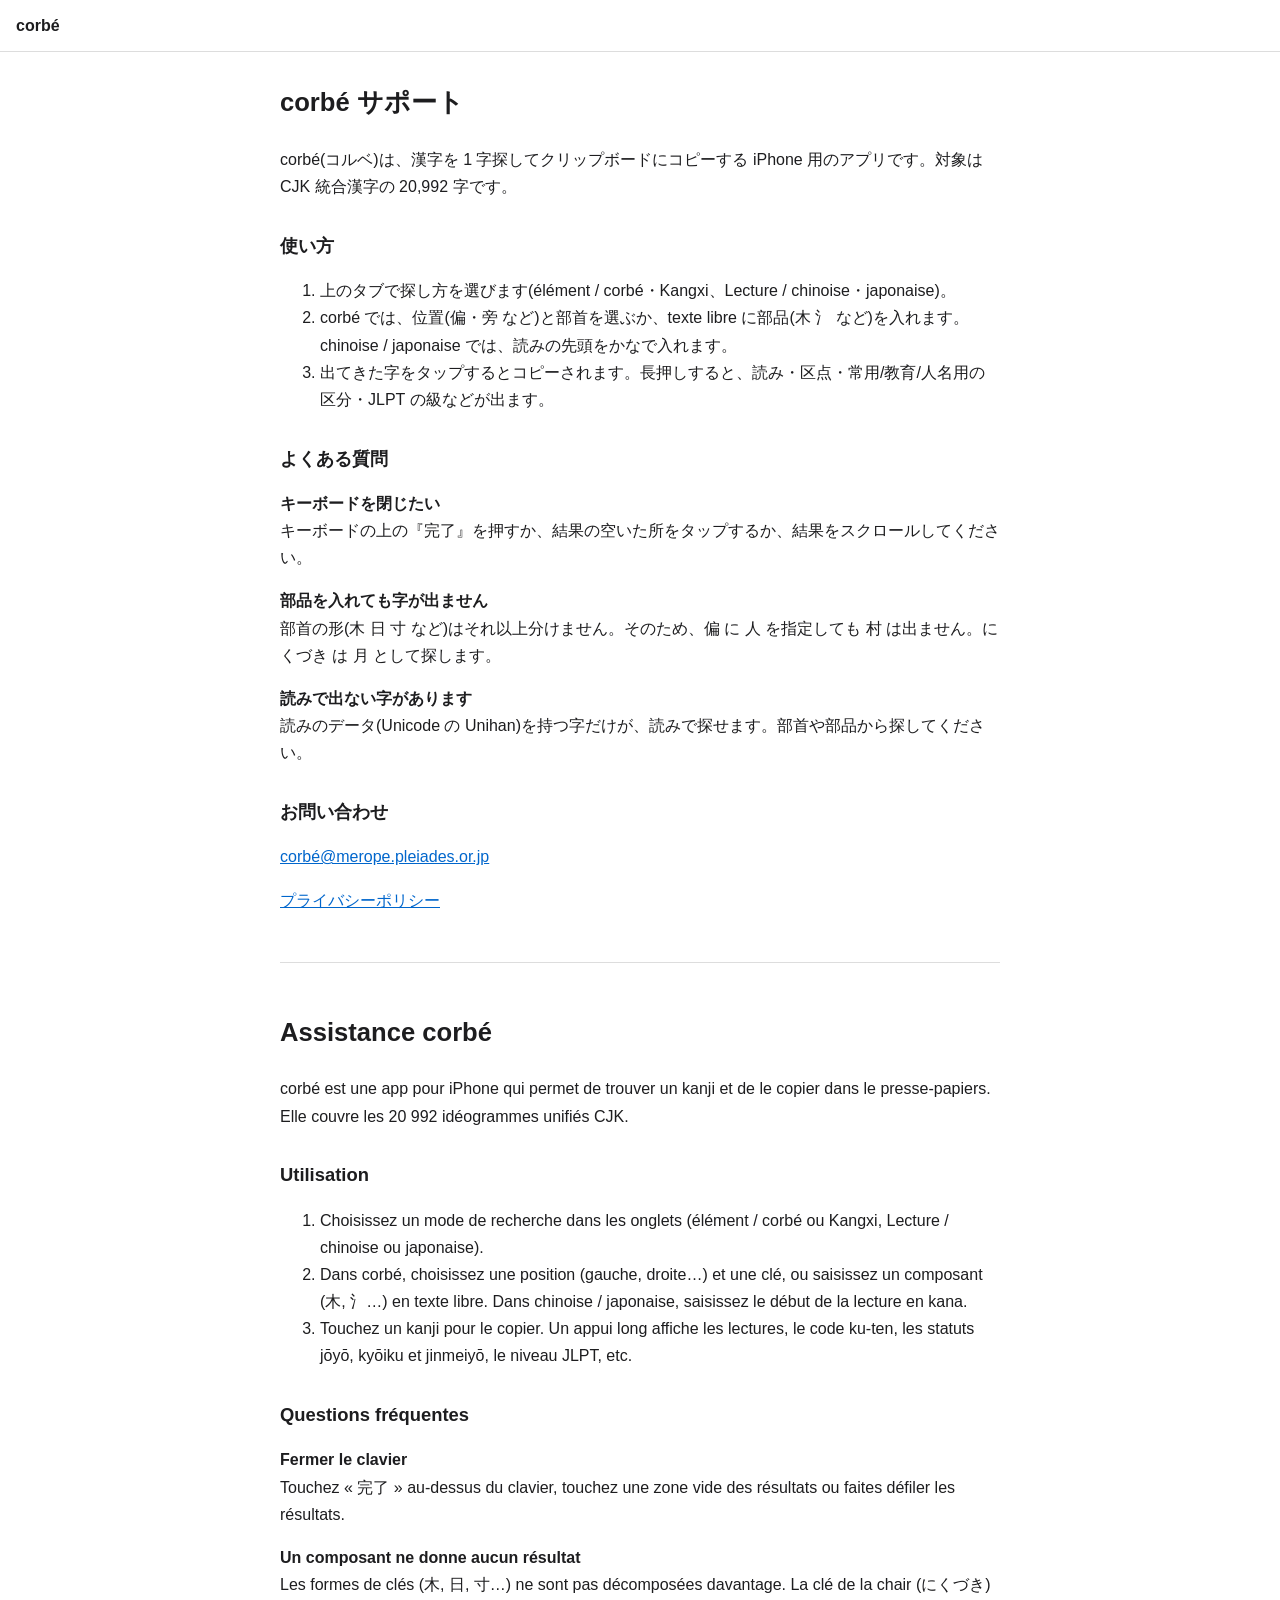
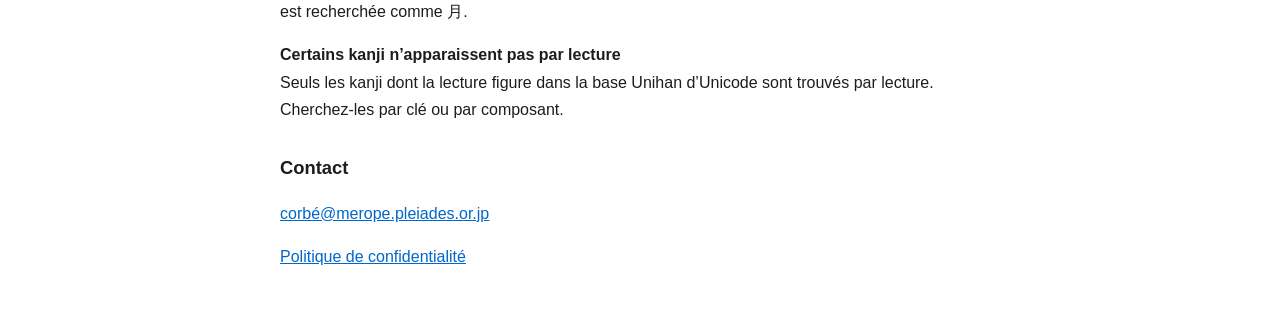
<file: docs/index.html>
<!DOCTYPE html>
<html lang="ja">
<head>
<meta charset="utf-8">
<meta name="viewport" content="width=device-width, initial-scale=1">
<title>corbé — サポート / Assistance</title>
<link rel="stylesheet" href="site.css">
</head>
<body>
<header>corbé</header>
<main>
<section lang="ja">
    <h1>corbé サポート</h1>
    <p>corbé(コルベ)は、漢字を 1 字探してクリップボードにコピーする iPhone 用のアプリです。対象は CJK 統合漢字の 20,992 字です。</p>
    <h2>使い方</h2>
    <ol>
        <li>上のタブで探し方を選びます(élément / corbé・Kangxi、Lecture / chinoise・japonaise)。</li>
        <li>corbé では、位置(偏・旁 など)と部首を選ぶか、texte libre に部品(木 氵 など)を入れます。chinoise / japonaise では、読みの先頭をかなで入れます。</li>
        <li>出てきた字をタップするとコピーされます。長押しすると、読み・区点・常用/教育/人名用の区分・JLPT の級などが出ます。</li>
    </ol>
    <h2>よくある質問</h2>
    <dl>
        <dt>キーボードを閉じたい</dt>
        <dd>キーボードの上の『完了』を押すか、結果の空いた所をタップするか、結果をスクロールしてください。</dd>
        <dt>部品を入れても字が出ません</dt>
        <dd>部首の形(木 日 寸 など)はそれ以上分けません。そのため、偏 に 人 を指定しても 村 は出ません。にくづき は 月 として探します。</dd>
        <dt>読みで出ない字があります</dt>
        <dd>読みのデータ(Unicode の Unihan)を持つ字だけが、読みで探せます。部首や部品から探してください。</dd>
    </dl>
    <h2>お問い合わせ</h2>
    <p><a href="mailto:corbé@merope.pleiades.or.jp">corbé@merope.pleiades.or.jp</a></p>
    <p><a href="privacy.html">プライバシーポリシー</a></p>
</section>
<hr>
<section lang="fr">
    <h1>Assistance corbé</h1>
    <p>corbé est une app pour iPhone qui permet de trouver un kanji et de le copier dans le presse-papiers. Elle couvre les 20 992 idéogrammes unifiés CJK.</p>
    <h2>Utilisation</h2>
    <ol>
        <li>Choisissez un mode de recherche dans les onglets (élément / corbé ou Kangxi, Lecture / chinoise ou japonaise).</li>
        <li>Dans corbé, choisissez une position (gauche, droite…) et une clé, ou saisissez un composant (木, 氵…) en texte libre. Dans chinoise / japonaise, saisissez le début de la lecture en kana.</li>
        <li>Touchez un kanji pour le copier. Un appui long affiche les lectures, le code ku-ten, les statuts jōyō, kyōiku et jinmeiyō, le niveau JLPT, etc.</li>
    </ol>
    <h2>Questions fréquentes</h2>
    <dl>
        <dt>Fermer le clavier</dt>
        <dd>Touchez « 完了 » au-dessus du clavier, touchez une zone vide des résultats ou faites défiler les résultats.</dd>
        <dt>Un composant ne donne aucun résultat</dt>
        <dd>Les formes de clés (木, 日, 寸…) ne sont pas décomposées davantage. La clé de la chair (にくづき) est recherchée comme 月.</dd>
        <dt>Certains kanji n’apparaissent pas par lecture</dt>
        <dd>Seuls les kanji dont la lecture figure dans la base Unihan d’Unicode sont trouvés par lecture. Cherchez-les par clé ou par composant.</dd>
    </dl>
    <h2>Contact</h2>
    <p><a href="mailto:corbé@merope.pleiades.or.jp">corbé@merope.pleiades.or.jp</a></p>
    <p><a href="privacy.html">Politique de confidentialité</a></p>
</section>
</main>
</body>
</html>
</file>
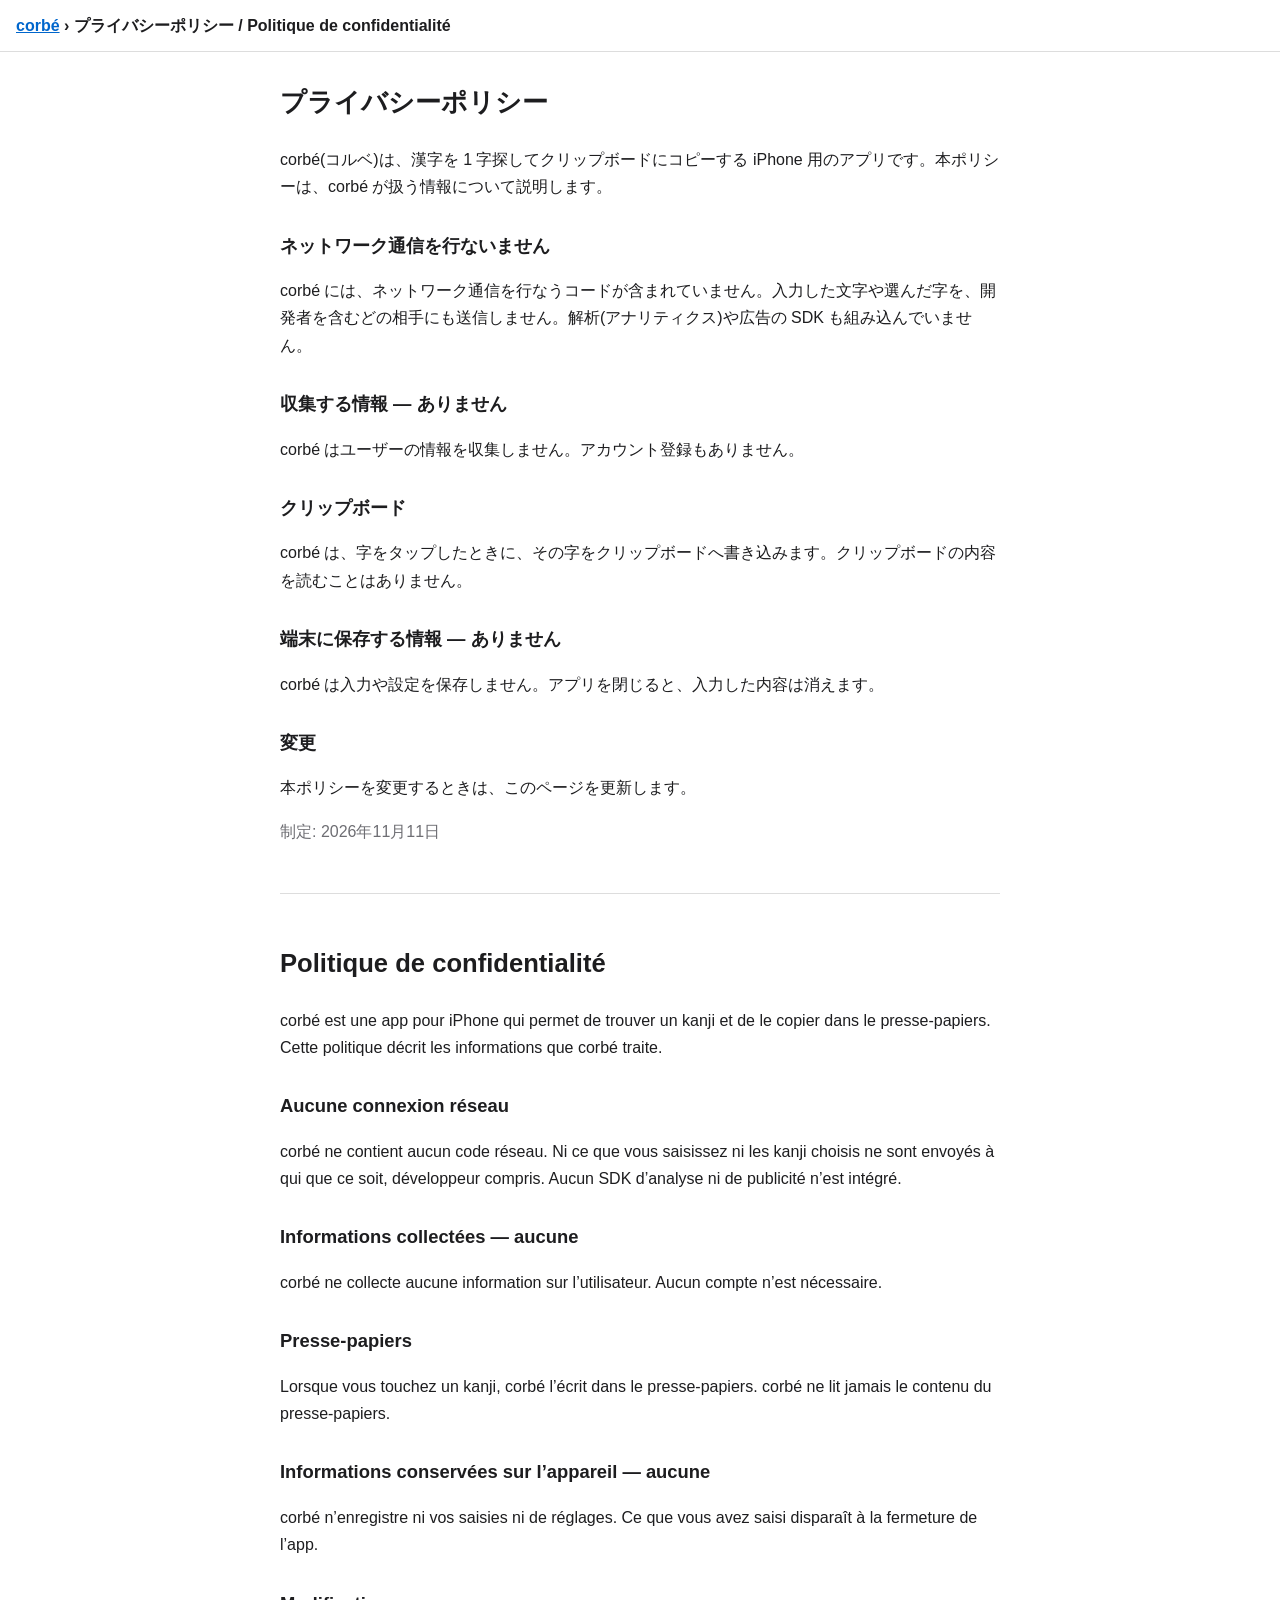
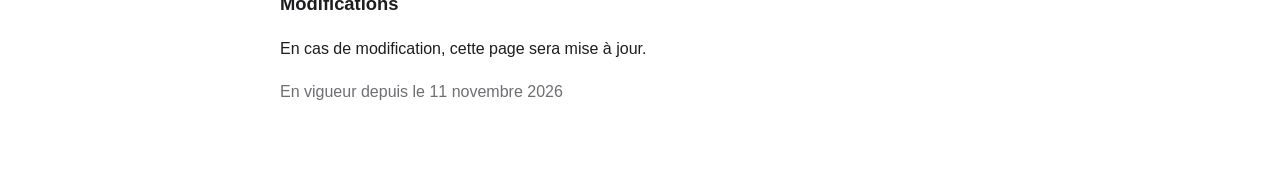
<file: docs/privacy.html>
<!DOCTYPE html>
<html lang="ja">
<head>
<meta charset="utf-8">
<meta name="viewport" content="width=device-width, initial-scale=1">
<title>プライバシーポリシー — corbé</title>
<link rel="stylesheet" href="site.css">
</head>
<body>
<header><a href="index.html">corbé</a> › プライバシーポリシー / Politique de confidentialité</header>
<main>
<section lang="ja">
    <h1>プライバシーポリシー</h1>
    <p>corbé(コルベ)は、漢字を 1 字探してクリップボードにコピーする iPhone 用のアプリです。本ポリシーは、corbé が扱う情報について説明します。</p>
    <h2>ネットワーク通信を行ないません</h2>
    <p>corbé には、ネットワーク通信を行なうコードが含まれていません。入力した文字や選んだ字を、開発者を含むどの相手にも送信しません。解析(アナリティクス)や広告の SDK も組み込んでいません。</p>
    <h2>収集する情報 — ありません</h2>
    <p>corbé はユーザーの情報を収集しません。アカウント登録もありません。</p>
    <h2>クリップボード</h2>
    <p>corbé は、字をタップしたときに、その字をクリップボードへ書き込みます。クリップボードの内容を読むことはありません。</p>
    <h2>端末に保存する情報 — ありません</h2>
    <p>corbé は入力や設定を保存しません。アプリを閉じると、入力した内容は消えます。</p>
    <h2>変更</h2>
    <p>本ポリシーを変更するときは、このページを更新します。</p>
    <p class="date">制定: 2026年11月11日</p>
</section>
<hr>
<section lang="fr">
    <h1>Politique de confidentialité</h1>
    <p>corbé est une app pour iPhone qui permet de trouver un kanji et de le copier dans le presse-papiers. Cette politique décrit les informations que corbé traite.</p>
    <h2>Aucune connexion réseau</h2>
    <p>corbé ne contient aucun code réseau. Ni ce que vous saisissez ni les kanji choisis ne sont envoyés à qui que ce soit, développeur compris. Aucun SDK d’analyse ni de publicité n’est intégré.</p>
    <h2>Informations collectées — aucune</h2>
    <p>corbé ne collecte aucune information sur l’utilisateur. Aucun compte n’est nécessaire.</p>
    <h2>Presse-papiers</h2>
    <p>Lorsque vous touchez un kanji, corbé l’écrit dans le presse-papiers. corbé ne lit jamais le contenu du presse-papiers.</p>
    <h2>Informations conservées sur l’appareil — aucune</h2>
    <p>corbé n’enregistre ni vos saisies ni de réglages. Ce que vous avez saisi disparaît à la fermeture de l’app.</p>
    <h2>Modifications</h2>
    <p>En cas de modification, cette page sera mise à jour.</p>
    <p class="date">En vigueur depuis le 11 novembre 2026</p>
</section>
</main>
</body>
</html>
</file>
<file: docs/site.css>
:root {
    color-scheme: light dark;
    --fg: #1d1d1f;
    --bg: #ffffff;
    --muted: #6e6e73;
    --link: #0066cc;
}
@media (prefers-color-scheme: dark) {
    :root {
        --fg: #f5f5f7;
        --bg: #1c1c1e;
        --muted: #a1a1a6;
        --link: #4da3ff;
    }
}
body {
    margin: 0;
    background: var(--bg);
    color: var(--fg);
    font: 16px/1.7 -apple-system, BlinkMacSystemFont, "Hiragino Sans", sans-serif;
}
header {
    padding: 12px 16px;
    border-bottom: 1px solid color-mix(in srgb, var(--fg) 15%, transparent);
    font-weight: 600;
}
main {
    max-width: 720px;
    margin: 0 auto;
    padding: 8px 16px 48px;
}
a {
    color: var(--link);
}
h1 {
    font-size: 1.6em;
}
h2 {
    font-size: 1.15em;
    margin-top: 1.6em;
}
dt {
    font-weight: 600;
}
dd {
    margin: 0 0 1em;
}
hr {
    margin: 48px 0;
    border: none;
    border-top: 1px solid color-mix(in srgb, var(--fg) 15%, transparent);
}
.date {
    color: var(--muted);
}
</file>
